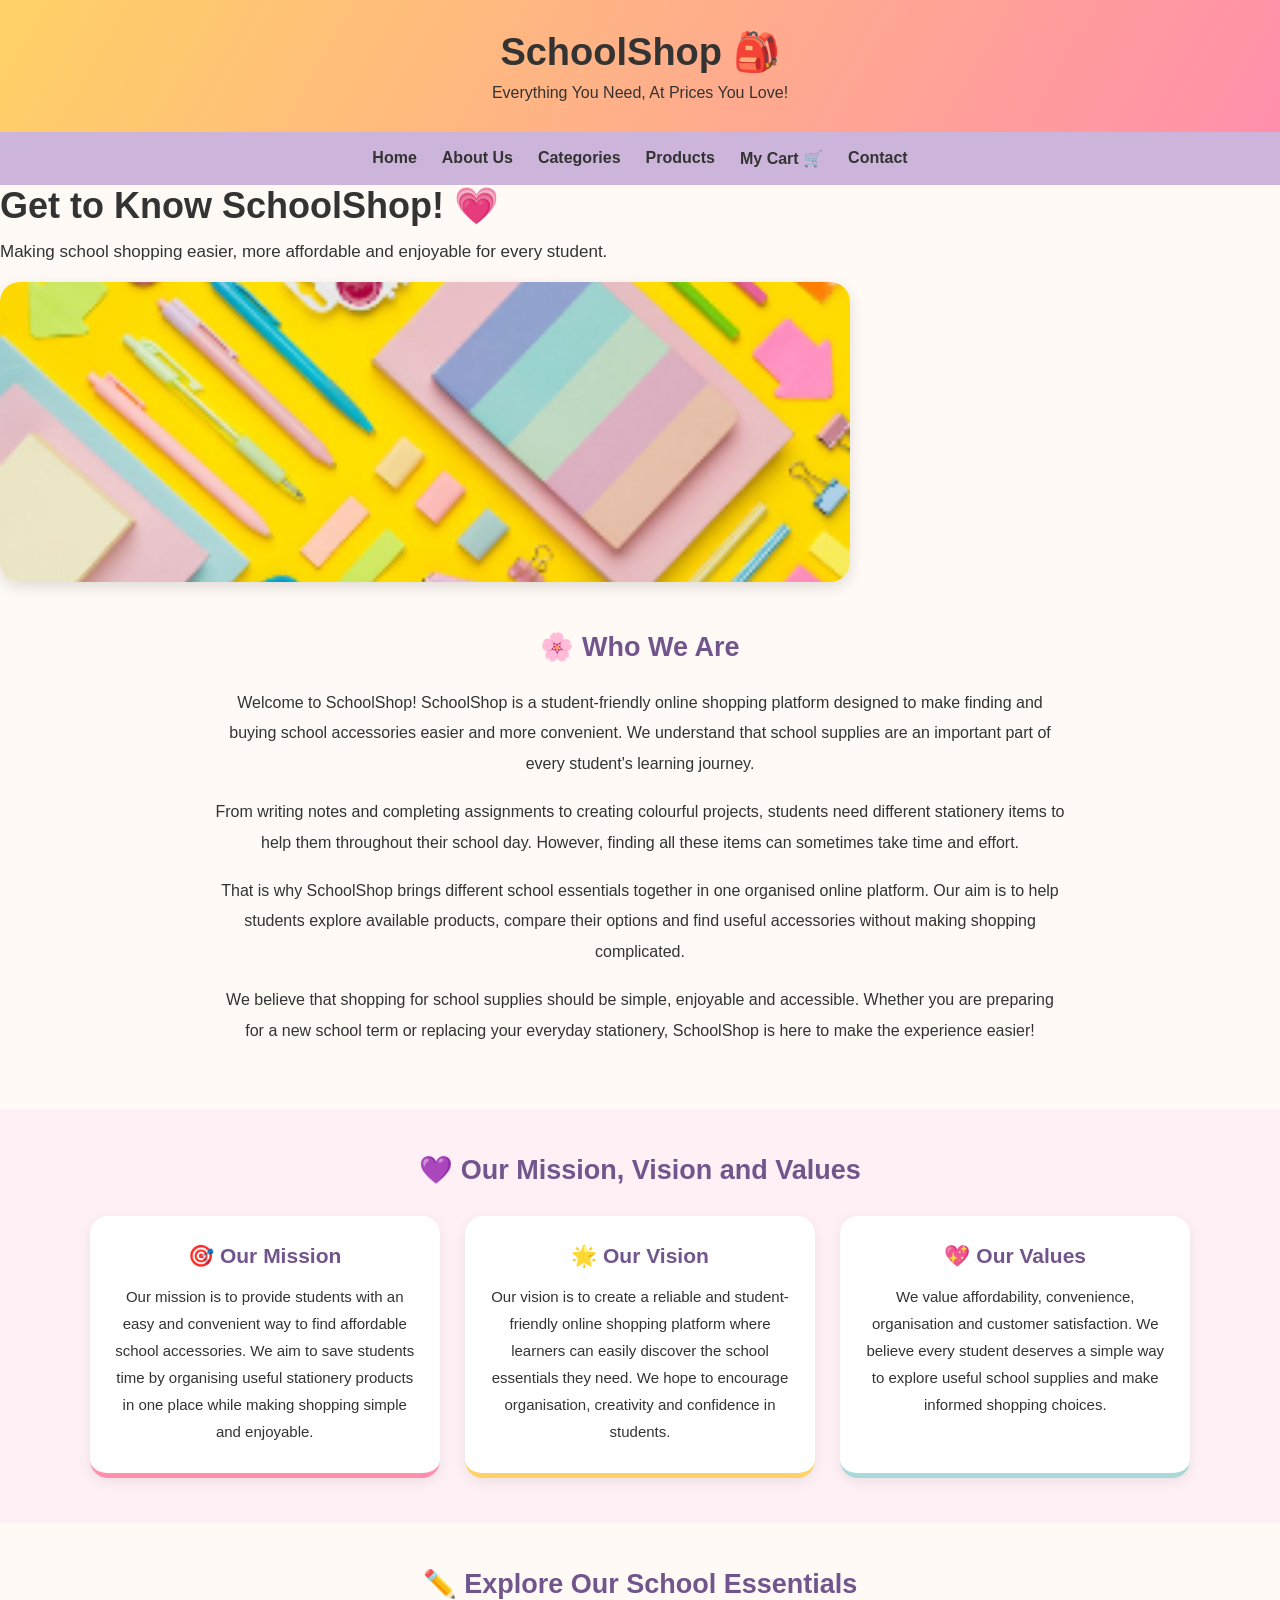
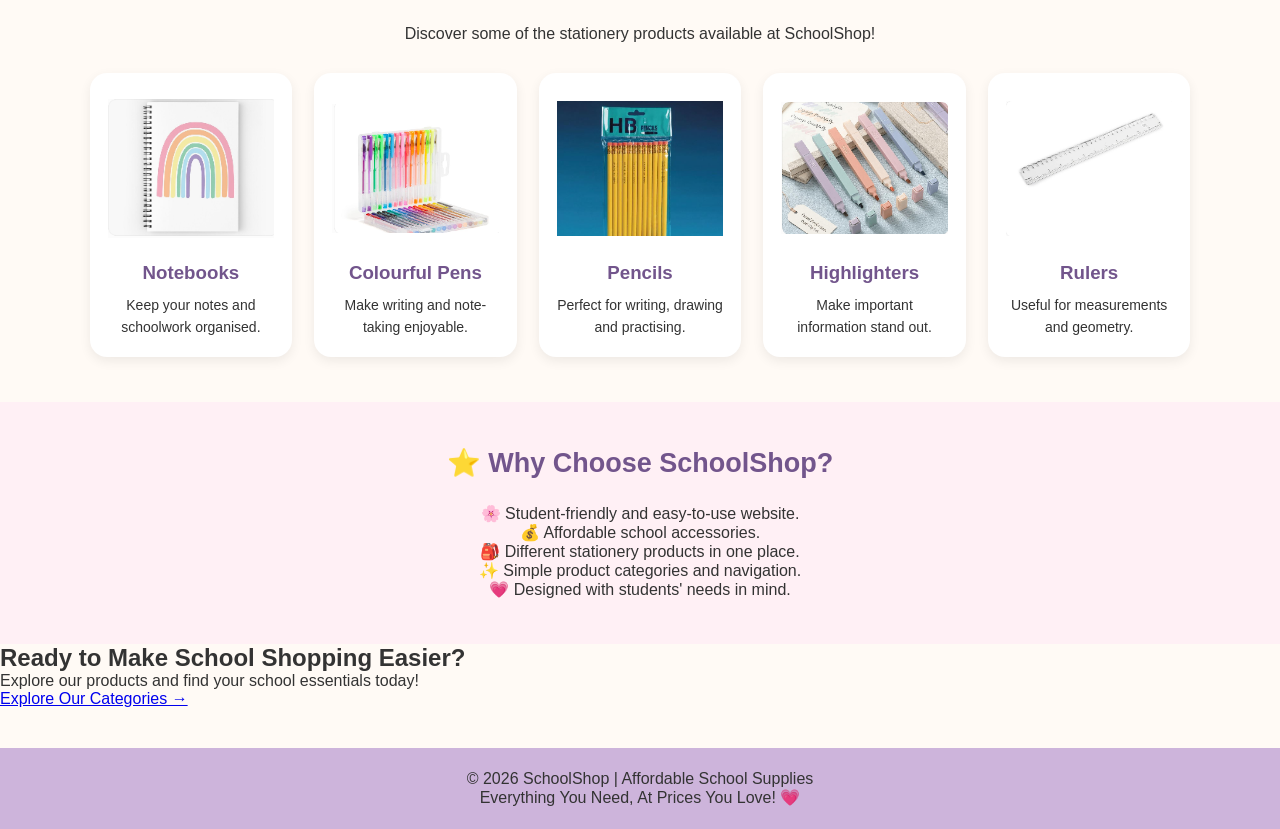
<file: about.html>
<!DOCTYPE html>
<html lang="en">
<head>
    <meta charset="UTF-8">
    <meta name="viewport" content="width=device-width, initial-scale=1.0">
    <title>about Us | SchoolShop</title>
    <link rel="stylesheet" href="style.css">

</head>

<body>

<header>
    <h1>SchoolShop 🎒</h1>
    <p>Everything You Need, At Prices You Love!</p>
</header>

<nav>
    <a href="index.html">Home</a>
    <a href="about.html">About Us</a>
    <a href="categories.html">Categories</a>
    <a href="product.html">Products</a>
    <a href="cart.html">My Cart 🛒</a>
    <a href="contact.html">Contact</a>
</nav>

<section class="about-hero">
    <div class="about-hero-text">
    <h2>Get to Know SchoolShop! 💗</h2>
    <p>
        Making school shopping easier, more affordable
        and enjoyable for every student.
    </p>
    </div>
    <img src="school-banner.png" alt="School stationery">
</section>

<section class="about-section">

    <h2>🌸 Who We Are</h2>

    <div class="about-intro">
        <p>
            Welcome to SchoolShop! SchoolShop is a
            student-friendly online shopping platform
            designed to make finding and buying school
            accessories easier and more convenient.
            We understand that school supplies are an
            important part of every student's learning journey.
        </p>

        <p>
            From writing notes and completing assignments
            to creating colourful projects, students need
            different stationery items to help them
            throughout their school day. However, finding
            all these items can sometimes take time and effort.
        </p>

        <p>
            That is why SchoolShop brings different school
            essentials together in one organised online
            platform. Our aim is to help students explore
            available products, compare their options and
            find useful accessories without making shopping
            complicated.
        </p>

        <p>
            We believe that shopping for school supplies
            should be simple, enjoyable and accessible.
            Whether you are preparing for a new school
            term or replacing your everyday stationery,
            SchoolShop is here to make the experience easier!
        </p>
    </div>

</section>

<section class="about-section" style="background:#fff0f5;">

    <h2>💜 Our Mission, Vision and Values</h2>

    <div class="about-cards">

        <div class="about-card">
            <h3>🎯 Our Mission</h3>
            <p>
                Our mission is to provide students with
                an easy and convenient way to find
                affordable school accessories. We aim
                to save students time by organising
                useful stationery products in one place
                while making shopping simple and enjoyable.
            </p>
        </div>

        <div class="about-card">
            <h3>🌟 Our Vision</h3>
            <p>
                Our vision is to create a reliable and
                student-friendly online shopping platform
                where learners can easily discover the
                school essentials they need. We hope
                to encourage organisation, creativity
                and confidence in students.
            </p>
        </div>

        <div class="about-card">
            <h3>💖 Our Values</h3>
            <p>
                We value affordability, convenience,
                organisation and customer satisfaction.
                We believe every student deserves a
                simple way to explore useful school
                supplies and make informed shopping choices.
            </p>
        </div>

    </div>

</section>

<section class="about-section">

    <h2>✏️ Explore Our School Essentials</h2>

    <p style="margin-bottom:30px;">
        Discover some of the stationery products
        available at SchoolShop!
    </p>

    <div class="about-products">

        <div class="about-product">
            <img src="notebook.png" alt="Notebook">
            <h3>Notebooks</h3>
            <p>Keep your notes and schoolwork organised.</p>
        </div>

        <div class="about-product">
            <img src="pens.png" alt="Pens">
            <h3>Colourful Pens</h3>
            <p>Make writing and note-taking enjoyable.</p>
        </div>

        <div class="about-product">
            <img src="pencils.png" alt="Pencils">
            <h3>Pencils</h3>
            <p>Perfect for writing, drawing and practising.</p>
        </div>

        <div class="about-product">
            <img src="highlighters.png" alt="Highlighters">
            <h3>Highlighters</h3>
            <p>Make important information stand out.</p>
        </div>

        <div class="about-product">
            <img src="ruler.png" alt="Ruler">
            <h3>Rulers</h3>
            <p>Useful for measurements and geometry.</p>
        </div>

    </div>

</section>

<section class="about-section" style="background:#fff0f5;">

    <h2>⭐ Why Choose SchoolShop?</h2>

    <div class="why-box">
        <p>🌸 Student-friendly and easy-to-use website.</p>
        <p>💰 Affordable school accessories.</p>
        <p>🎒 Different stationery products in one place.</p>
        <p>✨ Simple product categories and navigation.</p>
        <p>💗 Designed with students' needs in mind.</p>
    </div>

</section>

<div class="about-end">
    <h2>Ready to Make School Shopping Easier?</h2>

    <p>
        Explore our products and find your school
        essentials today!
    </p>

    <a href="categories.html">Explore Our Categories →</a>
</div>

<footer>
    <p>© 2026 SchoolShop | Affordable School Supplies</p>
    <p>Everything You Need, At Prices You Love! 💗</p>
</footer>

</body>
</html>
</file>
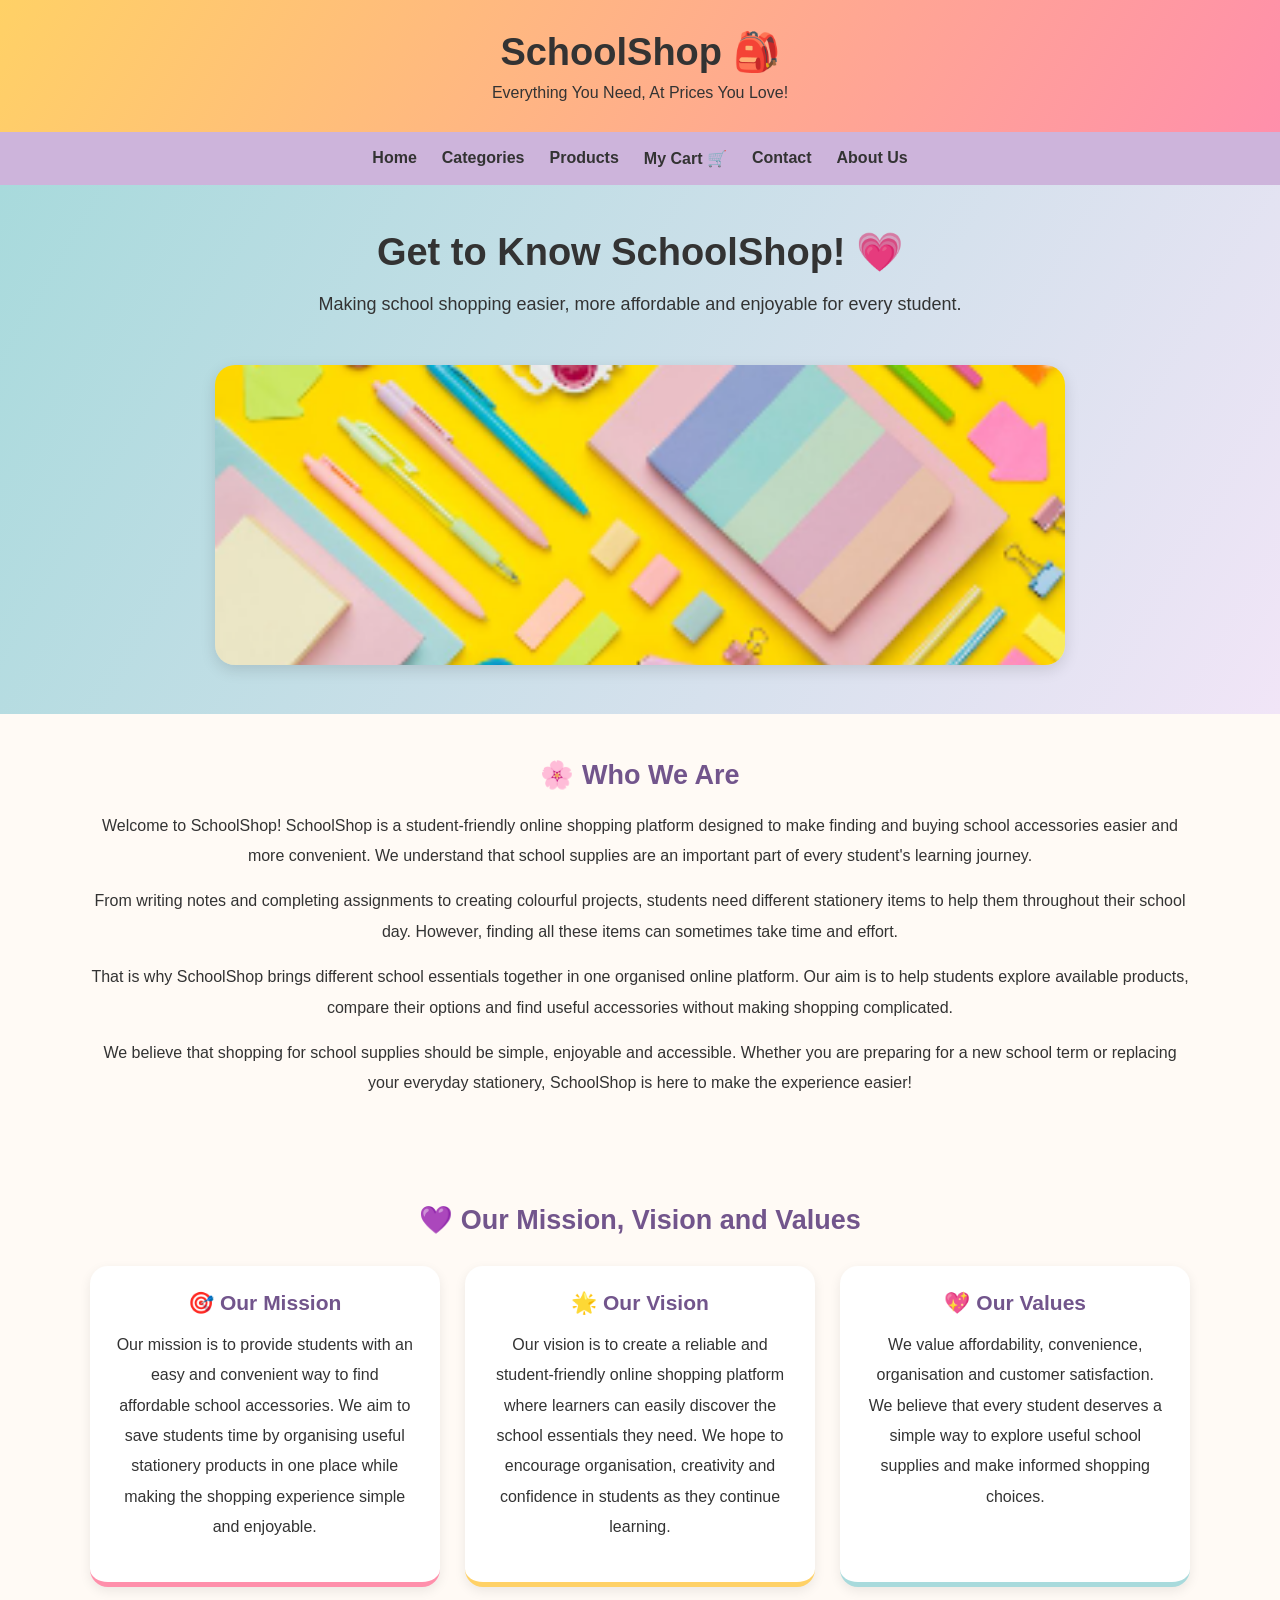
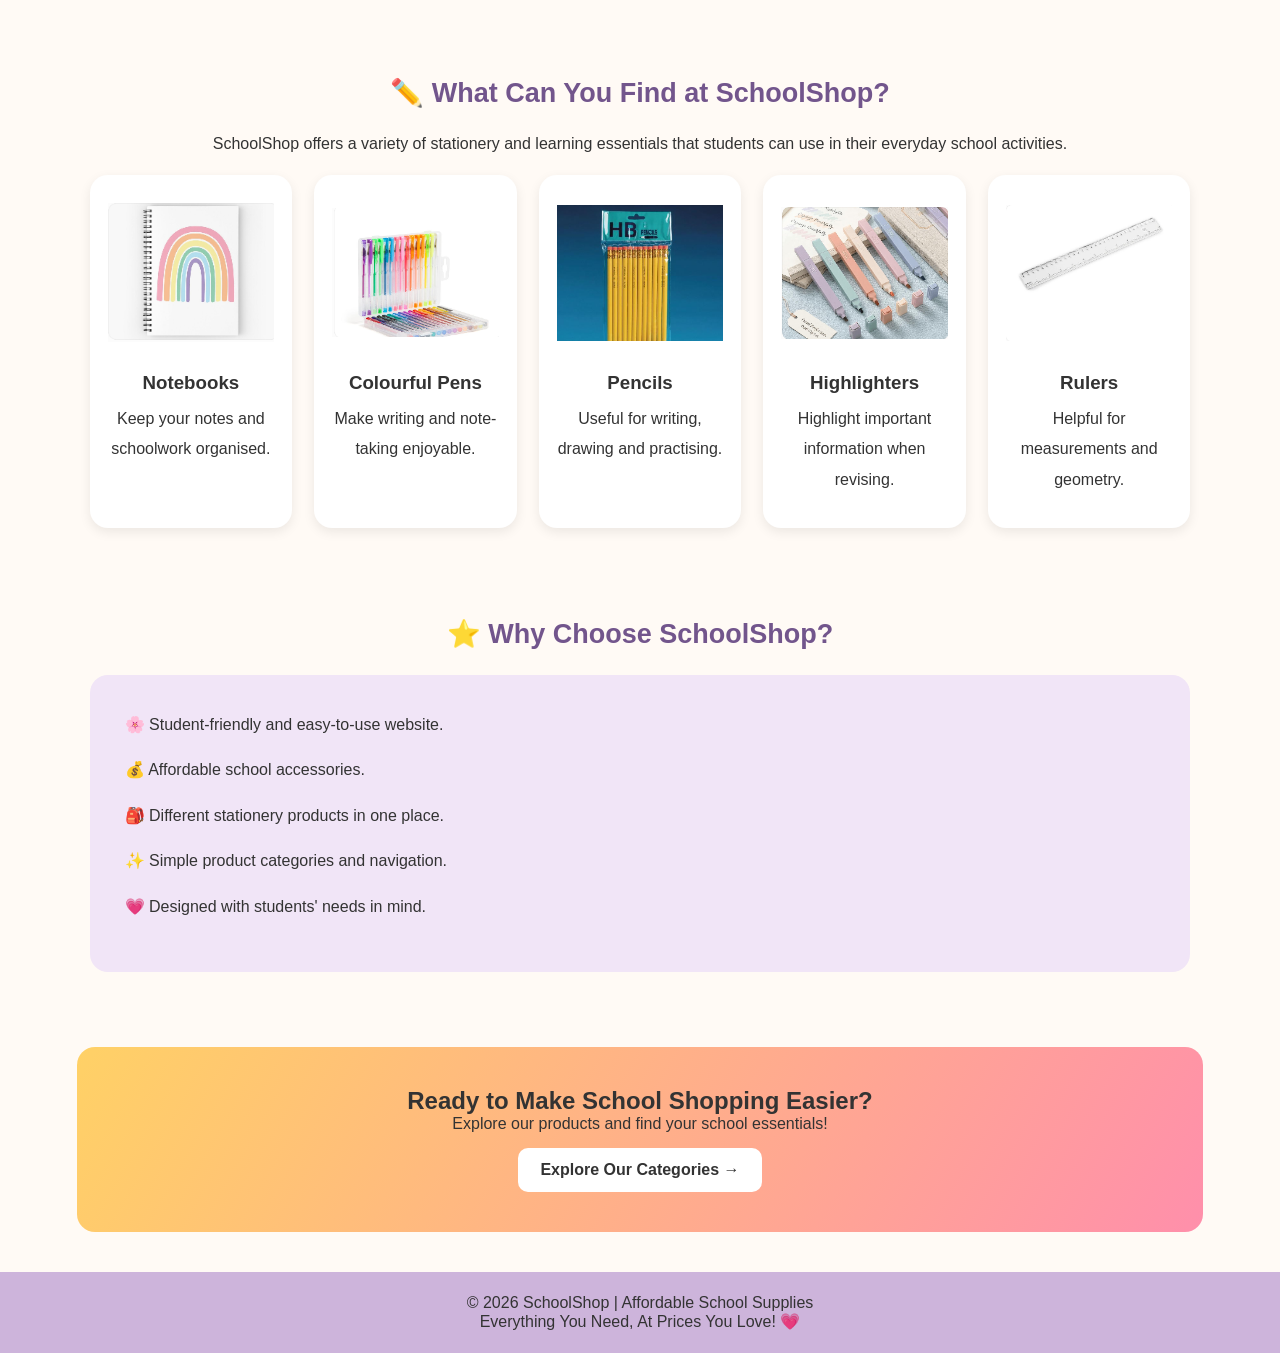
<file: About.html>
<!DOCTYPE html>
<html lang="en">
<head>
    <meta charset="UTF-8">
    <meta name="viewport" content="width=device-width, initial-scale=1.0">
    <title>About Us | SchoolShop</title>
    <link rel="stylesheet" href="style.css">

    <style>
        .about-hero {
            background: linear-gradient(120deg, #a8dadc, #f1e5f7);
            text-align: center;
            padding: 45px 20px;
        }

        .about-hero h1 {
            font-size: 38px;
            margin-bottom: 15px;
            color: #333;
        }

        .about-hero p {
            font-size: 18px;
            line-height: 1.7;
        }

        .about-banner {
            width: 85%;
            max-width: 850px;
            height: 280px;
            object-fit: cover;
            border-radius: 20px;
            margin-top: 25px;
        }

        .about-section {
            padding: 45px 7%;
            text-align: center;
        }

        .about-section h2 {
            color: #72558c;
            margin-bottom: 20px;
        }

        .about-section p {
            line-height: 1.9;
            font-size: 16px;
            margin-bottom: 15px;
        }

        .about-cards {
            display: grid;
            grid-template-columns:
            repeat(auto-fit, minmax(220px, 1fr));
            gap: 25px;
            margin-top: 30px;
        }

        .about-card {
            background: white;
            padding: 25px;
            border-radius: 18px;
            box-shadow: 0 4px 12px rgba(0,0,0,0.08);
            transition: 0.3s;
        }

        .about-card:hover {
            transform: translateY(-8px);
            background: #fff0f5;
        }

        .about-card h3 {
            color: #72558c;
            margin-bottom: 15px;
        }

        .about-products {
            display: grid;
            grid-template-columns:
            repeat(auto-fit, minmax(180px, 1fr));
            gap: 22px;
        }

        .about-products .product-card img {
            height: 160px;
            object-fit: contain;
        }

        .why-us {
            background: #f1e5f7;
            padding: 35px;
            border-radius: 18px;
            text-align: left;
            line-height: 2.2;
            margin-top: 25px;
        }

        .about-end {
            background: linear-gradient(120deg, #ffd166, #ff8fab);
            padding: 40px 20px;
            text-align: center;
            border-radius: 18px;
            margin: 30px 6%;
        }

        .about-end a {
            display: inline-block;
            background: white;
            color: #333;
            padding: 13px 22px;
            border-radius: 10px;
            text-decoration: none;
            font-weight: bold;
            margin-top: 15px;
            transition: 0.3s;
        }

        .about-end a:hover {
            background: #cdb4db;
            transform: scale(1.05);
        }

        @media(max-width: 600px) {
            .about-hero h1 {
                font-size: 29px;
            }

            .about-banner {
                width: 100%;
                height: 200px;
            }
        }
    </style>
</head>

<body>

<header>
    <h1>SchoolShop 🎒</h1>
    <p>Everything You Need, At Prices You Love!</p>
</header>

<nav>
    <a href="index.html">Home</a>
    <a href="Categories.html">Categories</a>
    <a href="product.html">Products</a>
    <a href="Cart.html">My Cart 🛒</a>
    <a href="Contact.html">Contact</a>
    <a href="About.html">About Us</a>
</nav>

<section class="about-hero">
    <h1>Get to Know SchoolShop! 💗</h1>
    <p>
        Making school shopping easier, more affordable
        and enjoyable for every student.
    </p>

    <img src="school-banner.png"
    alt="School stationery"
    class="about-banner">
</section>

<section class="about-section">

    <h2>🌸 Who We Are</h2>

    <p>
        Welcome to SchoolShop! SchoolShop is a student-friendly
        online shopping platform designed to make finding and
        buying school accessories easier and more convenient.
        We understand that school supplies are an important
        part of every student's learning journey.
    </p>

    <p>
        From writing notes and completing assignments to
        creating colourful projects, students need different
        stationery items to help them throughout their school
        day. However, finding all these items can sometimes
        take time and effort.
    </p>

    <p>
        That is why SchoolShop brings different school
        essentials together in one organised online platform.
        Our aim is to help students explore available products,
        compare their options and find useful accessories
        without making shopping complicated.
    </p>

    <p>
        We believe that shopping for school supplies should
        be simple, enjoyable and accessible. Whether you are
        preparing for a new school term or replacing your
        everyday stationery, SchoolShop is here to make
        the experience easier!
    </p>

</section>

<section class="about-section">

    <h2>💜 Our Mission, Vision and Values</h2>

    <div class="about-cards">

        <div class="about-card">
            <h3>🎯 Our Mission</h3>
            <p>
                Our mission is to provide students with an
                easy and convenient way to find affordable
                school accessories. We aim to save students
                time by organising useful stationery products
                in one place while making the shopping
                experience simple and enjoyable.
            </p>
        </div>

        <div class="about-card">
            <h3>🌟 Our Vision</h3>
            <p>
                Our vision is to create a reliable and
                student-friendly online shopping platform
                where learners can easily discover the school
                essentials they need. We hope to encourage
                organisation, creativity and confidence
                in students as they continue learning.
            </p>
        </div>

        <div class="about-card">
            <h3>💖 Our Values</h3>
            <p>
                We value affordability, convenience,
                organisation and customer satisfaction.
                We believe that every student deserves
                a simple way to explore useful school
                supplies and make informed shopping choices.
            </p>
        </div>

    </div>

</section>

<section class="about-section">

    <h2>✏️ What Can You Find at SchoolShop?</h2>

    <p>
        SchoolShop offers a variety of stationery and
        learning essentials that students can use in
        their everyday school activities.
    </p>

    <div class="about-products">

        <div class="product-card">
            <img src="notebook.png" alt="Notebook">
            <h3>Notebooks</h3>
            <p>Keep your notes and schoolwork organised.</p>
        </div>

        <div class="product-card">
            <img src="pens.png" alt="Pens">
            <h3>Colourful Pens</h3>
            <p>Make writing and note-taking enjoyable.</p>
        </div>

        <div class="product-card">
            <img src="pencils.png" alt="Pencils">
            <h3>Pencils</h3>
            <p>Useful for writing, drawing and practising.</p>
        </div>

        <div class="product-card">
            <img src="highlighters.png" alt="Highlighters">
            <h3>Highlighters</h3>
            <p>Highlight important information when revising.</p>
        </div>

        <div class="product-card">
            <img src="ruler.png" alt="Ruler">
            <h3>Rulers</h3>
            <p>Helpful for measurements and geometry.</p>
        </div>

    </div>

</section>

<section class="about-section">

    <h2>⭐ Why Choose SchoolShop?</h2>

    <div class="why-us">
        <p>🌸 Student-friendly and easy-to-use website.</p>
        <p>💰 Affordable school accessories.</p>
        <p>🎒 Different stationery products in one place.</p>
        <p>✨ Simple product categories and navigation.</p>
        <p>💗 Designed with students' needs in mind.</p>
    </div>

</section>

<div class="about-end">
    <h2>Ready to Make School Shopping Easier?</h2>
    <p>Explore our products and find your school essentials!</p>
    <a href="Categories.html">Explore Our Categories →</a>
</div>

<footer>
    <p>© 2026 SchoolShop | Affordable School Supplies</p>
    <p>Everything You Need, At Prices You Love! 💗</p>
</footer>

</body>
</html>
</file>
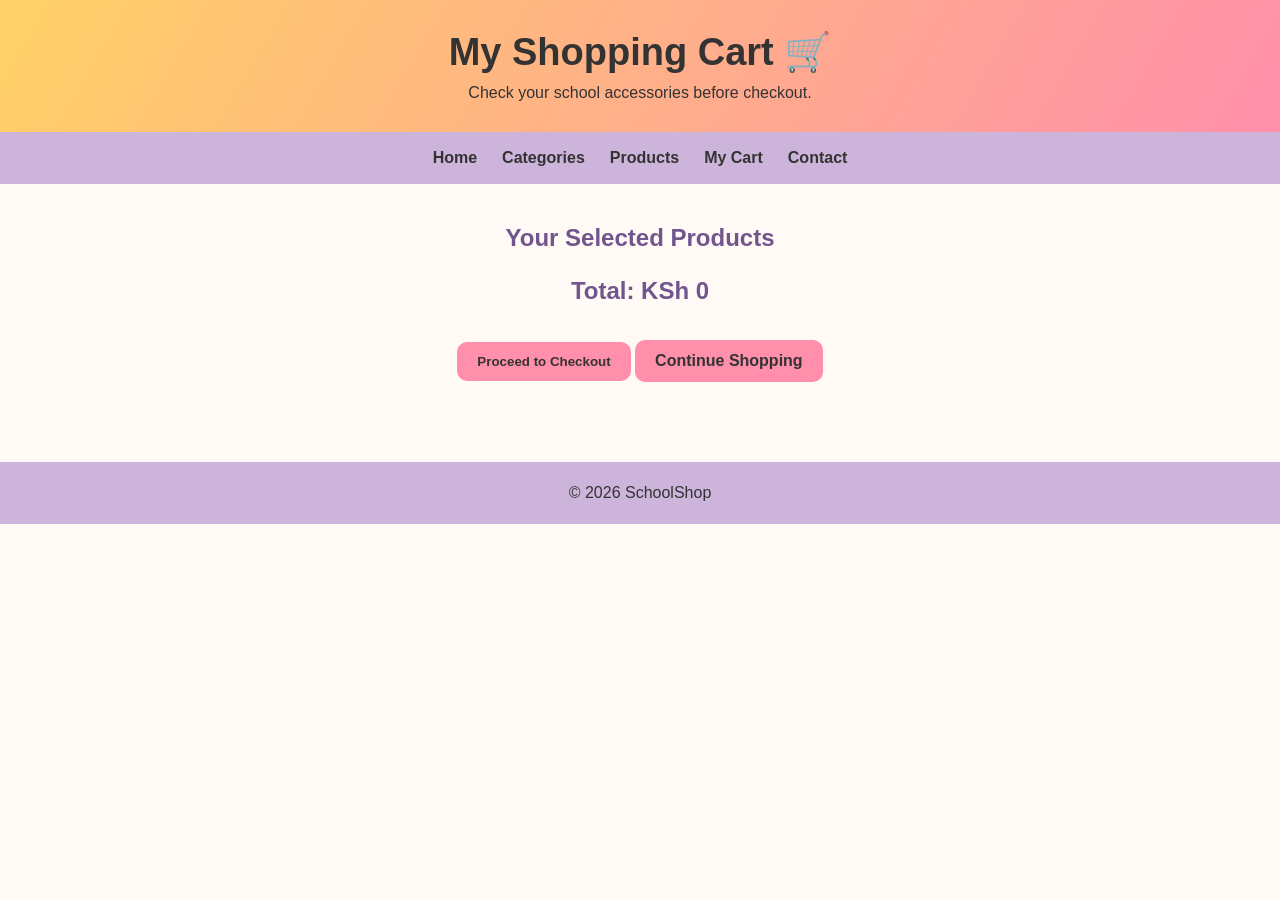
<file: Cart.html>
<!DOCTYPE html>
<html>
<head>
    <title>SchoolShop | My Cart</title>
    <link rel="stylesheet" href="style.css">
</head>
<body>

<header>
    <h1>My Shopping Cart 🛒</h1>
    <p>Check your school accessories before checkout.</p>
</header>

<nav>
    <a href="index.html">Home</a>
    <a href="categories.html">Categories</a>
    <a href="product.html">Products</a>
    <a href="cart.html">My Cart</a>
    <a href="contact.html">Contact</a>
</nav>

<section class="section">
    <h2>Your Selected Products</h2>

    <div id="cart-items"></div>

    <h2 id="cart-total">Total: KSh 0</h2>

    <button onclick="checkout()">Proceed to Checkout</button>
    <a href="categories.html" class="shop-btn">
        Continue Shopping
    </a>
</section>

<footer>
    <p>© 2026 SchoolShop</p>
</footer>

</body>
</html>
</file>
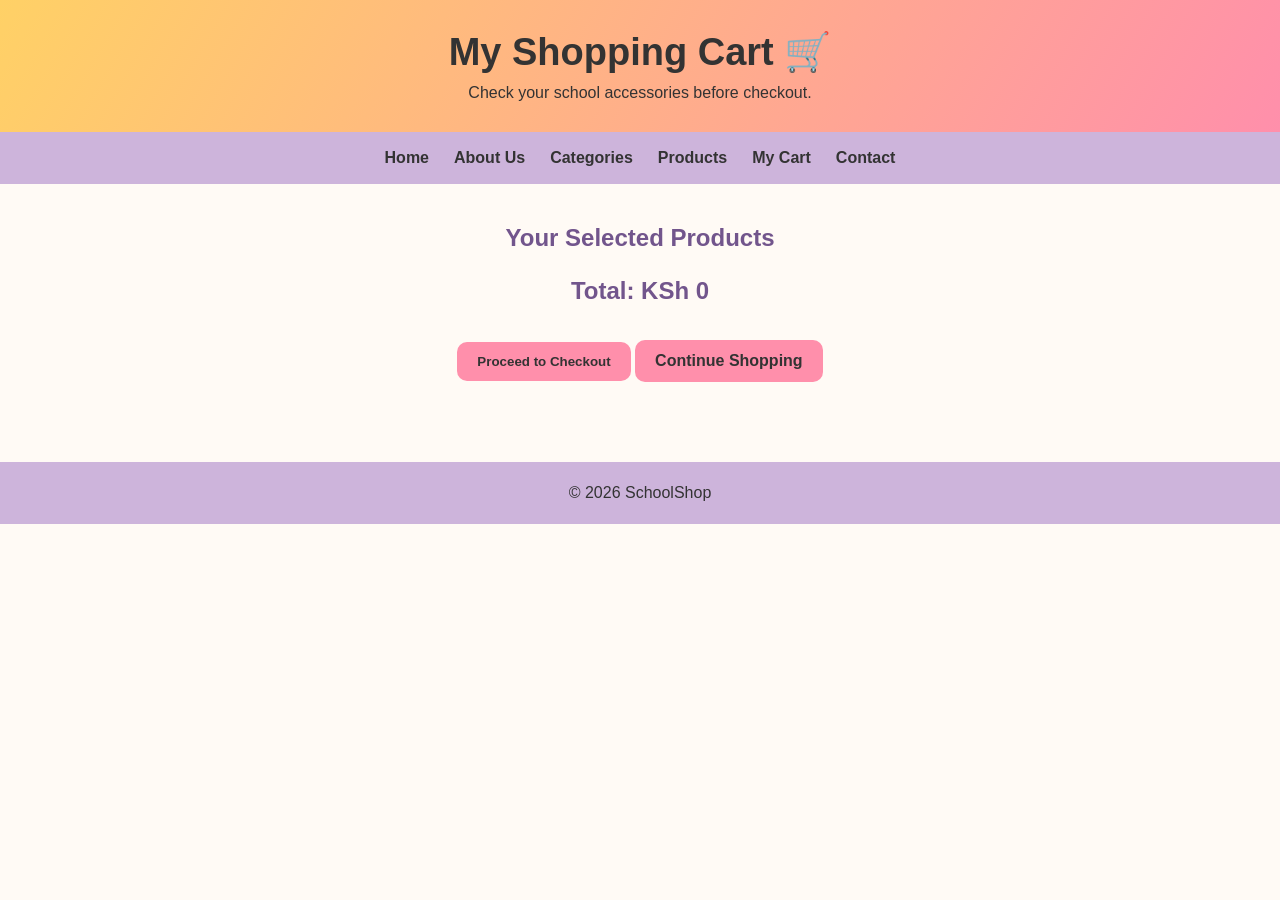
<file: cart.html>
<!DOCTYPE html>
<html>
<head>
    <title>SchoolShop | My Cart</title>
    <link rel="stylesheet" href="style.css">
</head>
<body>

<header>
    <h1>My Shopping Cart 🛒</h1>
    <p>Check your school accessories before checkout.</p>
</header>

<nav>
    <a href="index.html">Home</a>
      <a href="about.html">About Us </a>
    <a href="categories.html">Categories</a>
    <a href="product.html">Products</a>
    <a href="cart.html">My Cart</a>
    <a href="contact.html">Contact</a>
</nav>

<section class="section">
    <h2>Your Selected Products</h2>

    <div id="cart-items"></div>

    <h2 id="cart-total">Total: KSh 0</h2>

    <button onclick="checkout()">Proceed to Checkout</button>
    <a href="categories.html" class="shop-btn">
        Continue Shopping
    </a>
</section>

<footer>
    <p>© 2026 SchoolShop</p>
</footer>

</body>
</html>
</file>
<file: style.css>
* {
    margin: 0;
    padding: 0;
    box-sizing: border-box;
}

body {
    font-family: Arial, sans-serif;
    background-color: #fffaf5;
    color: #333;
}

/* HEADER */
header {
    background: linear-gradient(120deg, #ffd166, #ff8fab);
    text-align: center;
    padding: 30px;
}

header h1 {
    font-size: 38px;
    color: #333;
    margin-bottom: 10px;
}

/* NAVIGATION */
nav {
    background-color: #cdb4db;
    display: flex;
    justify-content: center;
    flex-wrap: wrap;
    gap: 25px;
    padding: 17px;
}

nav a {
    text-decoration: none;
    color: #333;
    font-weight: bold;
}

nav a:hover {
    color: white;
}

/* HOMEPAGE BANNER */
.hero {
    display: flex;
    align-items: center;
    justify-content: space-around;
    gap: 30px;
    padding: 50px;
    background-color: #a8dadc;
}

.hero h2 {
    font-size: 32px;
    margin-bottom: 15px;
}

.hero p {
    margin-bottom: 25px;
}

.hero img {
    width: 45%;
    max-width: 450px;
    height: 280px;
    object-fit: cover;
    border-radius: 20px;
}

/* BUTTONS */
button, .shop-btn {
    background-color: #ff8fab;
    color: #333;
    border: none;
    padding: 12px 20px;
    border-radius: 10px;
    cursor: pointer;
    font-weight: bold;
    text-decoration: none;
    display: inline-block;
    margin-top: 10px;
}

button:hover, .shop-btn:hover {
    background-color: #ffd166;
    transform: translateY(-2px);
}

/* SECTIONS */
.section {
    padding: 40px 6%;
    text-align: center;
}

.section h2 {
    margin-bottom: 25px;
    color: #72558c;
}

/* PRODUCT CARDS */
.product-grid {
    display: grid;
    grid-template-columns: repeat(auto-fit, minmax(220px, 1fr));
    gap: 25px;
}

.product-card {
    background-color: white;
    border-radius: 18px;
    padding: 18px;
    box-shadow: 0 4px 12px rgba(0,0,0,0.08);
    transition: 0.3s;
}

.product-card:hover {
    transform: translateY(-7px);
    box-shadow: 0 8px 18px rgba(0,0,0,0.15);
}

.product-card img {
    width: 100%;
    height: 190px;
    object-fit: cover;
    border-radius: 12px;
    margin-bottom: 15px;
}

.product-card h3 {
    margin-bottom: 10px;
}

.product-card p {
    margin: 10px 0;
    line-height: 1.5;
}

/* CONTACT FORM */
.contact-box {
    max-width: 550px;
    margin: auto;
    background: #f1e5f7;
    padding: 30px;
    border-radius: 18px;
    text-align: left;
}

.contact-box h2 {
    text-align: center;
}

input, textarea {
    width: 100%;
    padding: 13px;
    margin: 10px 0 20px;
    border: 1px solid #ccc;
    border-radius: 9px;
    font-family: Arial;
}

textarea {
    height: 130px;
    resize: vertical;
}

/* CART */
#cart-items {
    max-width: 700px;
    margin: 20px auto;
}

.cart-item {
    background: white;
    padding: 15px;
    margin: 12px 0;
    border-radius: 12px;
    display: flex;
    justify-content: space-between;
    align-items: center;
    gap: 12px;
}

.cart-item img {
    width: 65px;
    height: 65px;
    object-fit: cover;
    border-radius: 10px;
}

.cart-info {
    flex: 1;
    text-align: left;
}

.cart-item button {
    background-color: #ff8fab;
}

/* FOOTER */
footer {
    background-color: #cdb4db;
    text-align: center;
    padding: 22px;
    margin-top: 40px;
}

/* MOBILE RESPONSIVENESS */
@media (max-width: 650px) {
    .hero {
        flex-direction: column;
        text-align: center;
        padding: 30px 20px;
    }

    .hero img {
        width: 100%;
    }

    nav {
        gap: 15px;
    }

    .cart-item {
        flex-wrap: wrap;
    }
}

.product-table {
    display: grid;
    grid-template-columns: repeat(5, 1fr);
    gap: 15px;
    margin-top: 25px;
}

.item {
    background-color: white;
    padding: 15px;
    border-radius: 15px;
    text-align: center;
    box-shadow: 0 4px 10px rgba(0,0,0,0.1);
}

.item img {
    width: 100%;
    height: 150px;
    object-fit: cover;
    border-radius: 10px;
}

.item h3 {
    margin: 12px 0;
    font-size: 16px;
}

.item p {
    margin-bottom: 15px;
    font-weight: bold;
}

.item a {
    background-color: #FF8FAB;
    color: #333;
    padding: 9px 12px;
    border-radius: 8px;
    text-decoration: none;
}

@media (max-width: 700px) {
    .product-table {
        grid-template-columns: repeat(2, 1fr);
    }
}
    
    <style>
        .about-hero {
            background: linear-gradient(120deg, #a8dadc, #f1e5f7);
            padding: 45px 20px;
            text-align: center;
        }

        .about-hero h2 {
            font-size: 36px;
            margin-bottom: 15px;
            color: #333;
        }

        .about-hero p {
            font-size: 17px;
            margin-bottom: 20px;
        }

        .about-hero img {
            width: 85%;
            max-width: 850px;
            height: 300px;
            object-fit: cover;
            border-radius: 20px;
            box-shadow: 0 5px 15px #00000020;
        }

        .about-section {
            padding: 45px 7%;
            text-align: center;
        }

        .about-section h2 {
            color: #72558c;
            font-size: 27px;
            margin-bottom: 25px;
        }

        .about-intro {
            max-width: 850px;
            margin: auto;
            line-height: 1.9;
            font-size: 16px;
        }

        .about-intro p {
            margin-bottom: 18px;
        }

        .about-cards {
            display: grid;
            grid-template-columns:
                repeat(auto-fit, minmax(230px, 1fr));
            gap: 25px;
            margin-top: 30px;
        }

        .about-card {
            background: white;
            padding: 28px 22px;
            border-radius: 18px;
            box-shadow: 0 4px 14px #00000012;
            transition: 0.3s;
            border-bottom: 5px solid #ff8fab;
        }

        .about-card:nth-child(2) {
            border-bottom-color: #ffd166;
        }

        .about-card:nth-child(3) {
            border-bottom-color: #a8dadc;
        }

        .about-card:hover {
            transform: translateY(-8px);
            box-shadow: 0 8px 20px #00000020;
        }

        .about-card h3 {
            color: #72558c;
            margin-bottom: 15px;
            font-size: 21px;
        }

        .about-card p {
            line-height: 1.8;
            font-size: 15px;
        }

        .about-products {
            display: grid;
            grid-template-columns:
                repeat(auto-fit, minmax(190px, 1fr));
            gap: 22px;
        }

        .about-product {
            background: white;
            padding: 18px;
            border-radius: 17px;
            box-shadow: 0 4px 12px #00000012;
            transition: 0.3s;
        }

        .about-product:hover {
            transform: translateY(-7px);
            background: #fff0f5;
        }

        .about-product img {
            width: 100%;
            height: 155px;
            object-fit: contain;
            margin-bottom: 12px;
        }

        .about-product h3 {
            color: #72558c;
            margin-bottom: 10px;
        }

        .about-product p {
            line-height: 1.6;
            font-size: 14px;
        }

       
section.about-intro-hero {
    width: 100%;
    display: flex;
    flex-direction: row;
    align-items: center;
    justify-content: space-between;
    gap: 40px;
    padding: 50px 6%;
    background-color: #a8dadc;
    box-sizing: border-box;
    overflow: hidden;
}

.about-intro-text {
    flex: 1;
    min-width: 0;
}

.about-intro-text h2 {
    font-size: 32px;
    color: #333;
    margin-bottom: 15px;
}

.about-intro-text p {
    font-size: 16px;
    line-height: 1.7;
    margin-bottom: 15px;
}

.about-intro-hero img.about-hero-image {
    display: block;
    width: 45%;
    max-width: 450px;
    height: 280px;
    object-fit: cover;
    border-radius: 20px;
    flex-shrink: 0;
}

@media (max-width: 650px) {
    section.about-intro-hero {
        flex-direction: column;
        text-align: center;
        padding: 30px 20px;
    }

    .about-intro-hero img.about-hero-image {
        width: 100%;
        height: 230px;
    }
}
</file>
